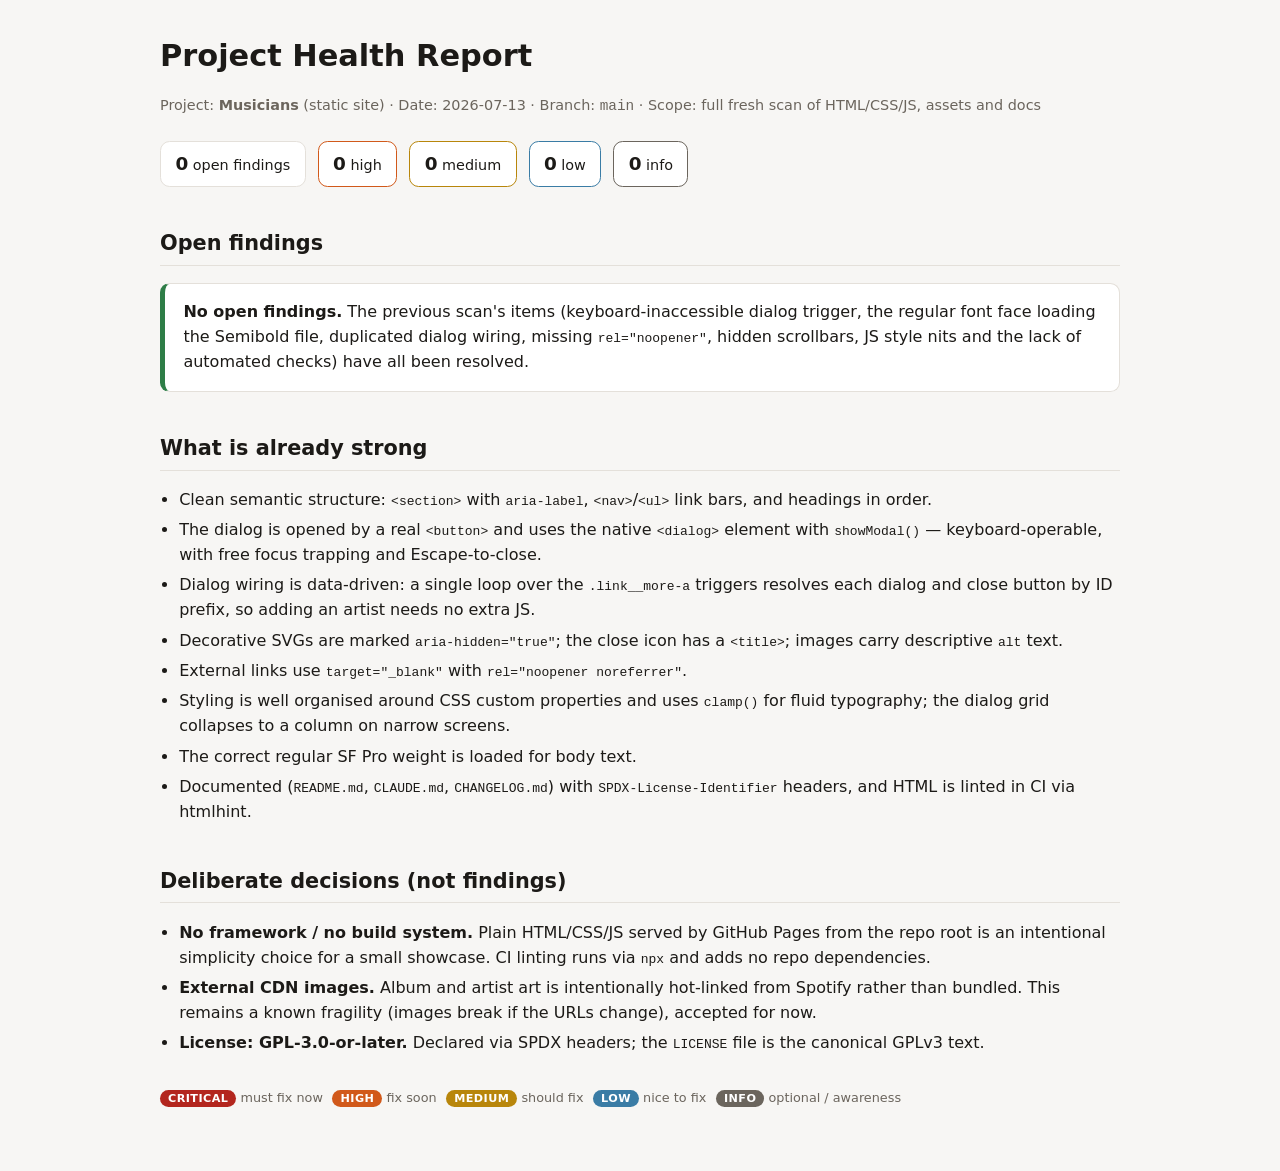
<file: AGENT/project-health-report.html>
<!DOCTYPE html>
<html lang="en">

<head>
    <meta charset="UTF-8" />
    <meta name="viewport" content="width=device-width, initial-scale=1.0" />
    <title>Project Health Report &mdash; Musicians</title>
    <style>
        :root {
            --bg: #f7f6f4;
            --card: #ffffff;
            --ink: #1c1a17;
            --muted: #6b655d;
            --border: #e4e0da;
            --crit: #b3261e;
            --high: #d1591a;
            --med: #b8860b;
            --low: #3a7ca5;
            --info: #6b655d;
            --good: #2e7d47;
        }

        @media (prefers-color-scheme: dark) {
            :root {
                --bg: #171614;
                --card: #201e1b;
                --ink: #eceae6;
                --muted: #a49d93;
                --border: #35322e;
            }
        }

        * {
            box-sizing: border-box;
        }

        body {
            margin: 0;
            padding: 2rem 1rem 4rem;
            font-family: system-ui, -apple-system, "Segoe UI", sans-serif;
            line-height: 1.55;
            color: var(--ink);
            background: var(--bg);
        }

        main {
            max-width: 60rem;
            margin: 0 auto;
        }

        h1 {
            margin: 0 0 0.25rem;
            font-size: 1.9rem;
        }

        .meta {
            color: var(--muted);
            font-size: 0.9rem;
            margin-bottom: 1.5rem;
        }

        .summary {
            display: flex;
            flex-wrap: wrap;
            gap: 0.75rem;
            margin-bottom: 2rem;
        }

        .count {
            border: 1px solid var(--border);
            border-radius: 0.6rem;
            padding: 0.5rem 0.9rem;
            background: var(--card);
            font-size: 0.9rem;
        }

        .count b {
            font-size: 1.15rem;
        }

        h2 {
            font-size: 1.3rem;
            border-bottom: 1px solid var(--border);
            padding-bottom: 0.35rem;
            margin-top: 2.5rem;
        }

        .none {
            background: var(--card);
            border: 1px solid var(--border);
            border-left: 5px solid var(--good);
            border-radius: 0.6rem;
            padding: 1rem 1.15rem;
        }

        .legend {
            display: flex;
            flex-wrap: wrap;
            gap: 0.6rem;
            font-size: 0.8rem;
            color: var(--muted);
            margin-top: 2rem;
        }

        .badge {
            font-size: 0.7rem;
            font-weight: 700;
            text-transform: uppercase;
            letter-spacing: 0.04em;
            color: #fff;
            padding: 0.12rem 0.5rem;
            border-radius: 1rem;
        }

        .b-crit { background: var(--crit); }
        .b-high { background: var(--high); }
        .b-med  { background: var(--med); }
        .b-low  { background: var(--low); }
        .b-info { background: var(--info); }

        ul.plain {
            padding-left: 1.2rem;
        }

        ul.plain li {
            margin: 0.35rem 0;
        }
    </style>
</head>

<body>
    <main>
        <h1>Project Health Report</h1>
        <p class="meta">Project: <b>Musicians</b> (static site) &middot; Date: 2026-07-13 &middot; Branch:
            <code>main</code> &middot; Scope: full fresh scan of HTML/CSS/JS, assets and docs</p>

        <div class="summary">
            <span class="count"><b>0</b> open findings</span>
            <span class="count" style="border-color:var(--high)"><b>0</b> high</span>
            <span class="count" style="border-color:var(--med)"><b>0</b> medium</span>
            <span class="count" style="border-color:var(--low)"><b>0</b> low</span>
            <span class="count" style="border-color:var(--info)"><b>0</b> info</span>
        </div>

        <h2>Open findings</h2>
        <div class="none">
            <b>No open findings.</b> The previous scan's items (keyboard-inaccessible dialog trigger, the regular font
            face loading the Semibold file, duplicated dialog wiring, missing <code>rel="noopener"</code>, hidden
            scrollbars, JS style nits and the lack of automated checks) have all been resolved.
        </div>

        <h2>What is already strong</h2>
        <ul class="plain">
            <li>Clean semantic structure: <code>&lt;section&gt;</code> with <code>aria-label</code>,
                <code>&lt;nav&gt;</code>/<code>&lt;ul&gt;</code> link bars, and headings in order.</li>
            <li>The dialog is opened by a real <code>&lt;button&gt;</code> and uses the native
                <code>&lt;dialog&gt;</code> element with <code>showModal()</code> &mdash; keyboard-operable, with free
                focus trapping and Escape-to-close.</li>
            <li>Dialog wiring is data-driven: a single loop over the <code>.link__more-a</code> triggers resolves each
                dialog and close button by ID prefix, so adding an artist needs no extra JS.</li>
            <li>Decorative SVGs are marked <code>aria-hidden="true"</code>; the close icon has a
                <code>&lt;title&gt;</code>; images carry descriptive <code>alt</code> text.</li>
            <li>External links use <code>target="_blank"</code> with <code>rel="noopener noreferrer"</code>.</li>
            <li>Styling is well organised around CSS custom properties and uses <code>clamp()</code> for fluid
                typography; the dialog grid collapses to a column on narrow screens.</li>
            <li>The correct regular SF Pro weight is loaded for body text.</li>
            <li>Documented (<code>README.md</code>, <code>CLAUDE.md</code>, <code>CHANGELOG.md</code>) with
                <code>SPDX-License-Identifier</code> headers, and HTML is linted in CI via htmlhint.</li>
        </ul>

        <h2>Deliberate decisions (not findings)</h2>
        <ul class="plain">
            <li><b>No framework / no build system.</b> Plain HTML/CSS/JS served by GitHub Pages from the repo root is an
                intentional simplicity choice for a small showcase. CI linting runs via <code>npx</code> and adds no
                repo dependencies.</li>
            <li><b>External CDN images.</b> Album and artist art is intentionally hot-linked from Spotify rather than
                bundled. This remains a known fragility (images break if the URLs change), accepted for now.</li>
            <li><b>License: GPL-3.0-or-later.</b> Declared via SPDX headers; the <code>LICENSE</code> file is the
                canonical GPLv3 text.</li>
        </ul>

        <div class="legend">
            <span><span class="badge b-crit">critical</span> must fix now</span>
            <span><span class="badge b-high">high</span> fix soon</span>
            <span><span class="badge b-med">medium</span> should fix</span>
            <span><span class="badge b-low">low</span> nice to fix</span>
            <span><span class="badge b-info">info</span> optional / awareness</span>
        </div>
    </main>
</body>

</html>
</file>
